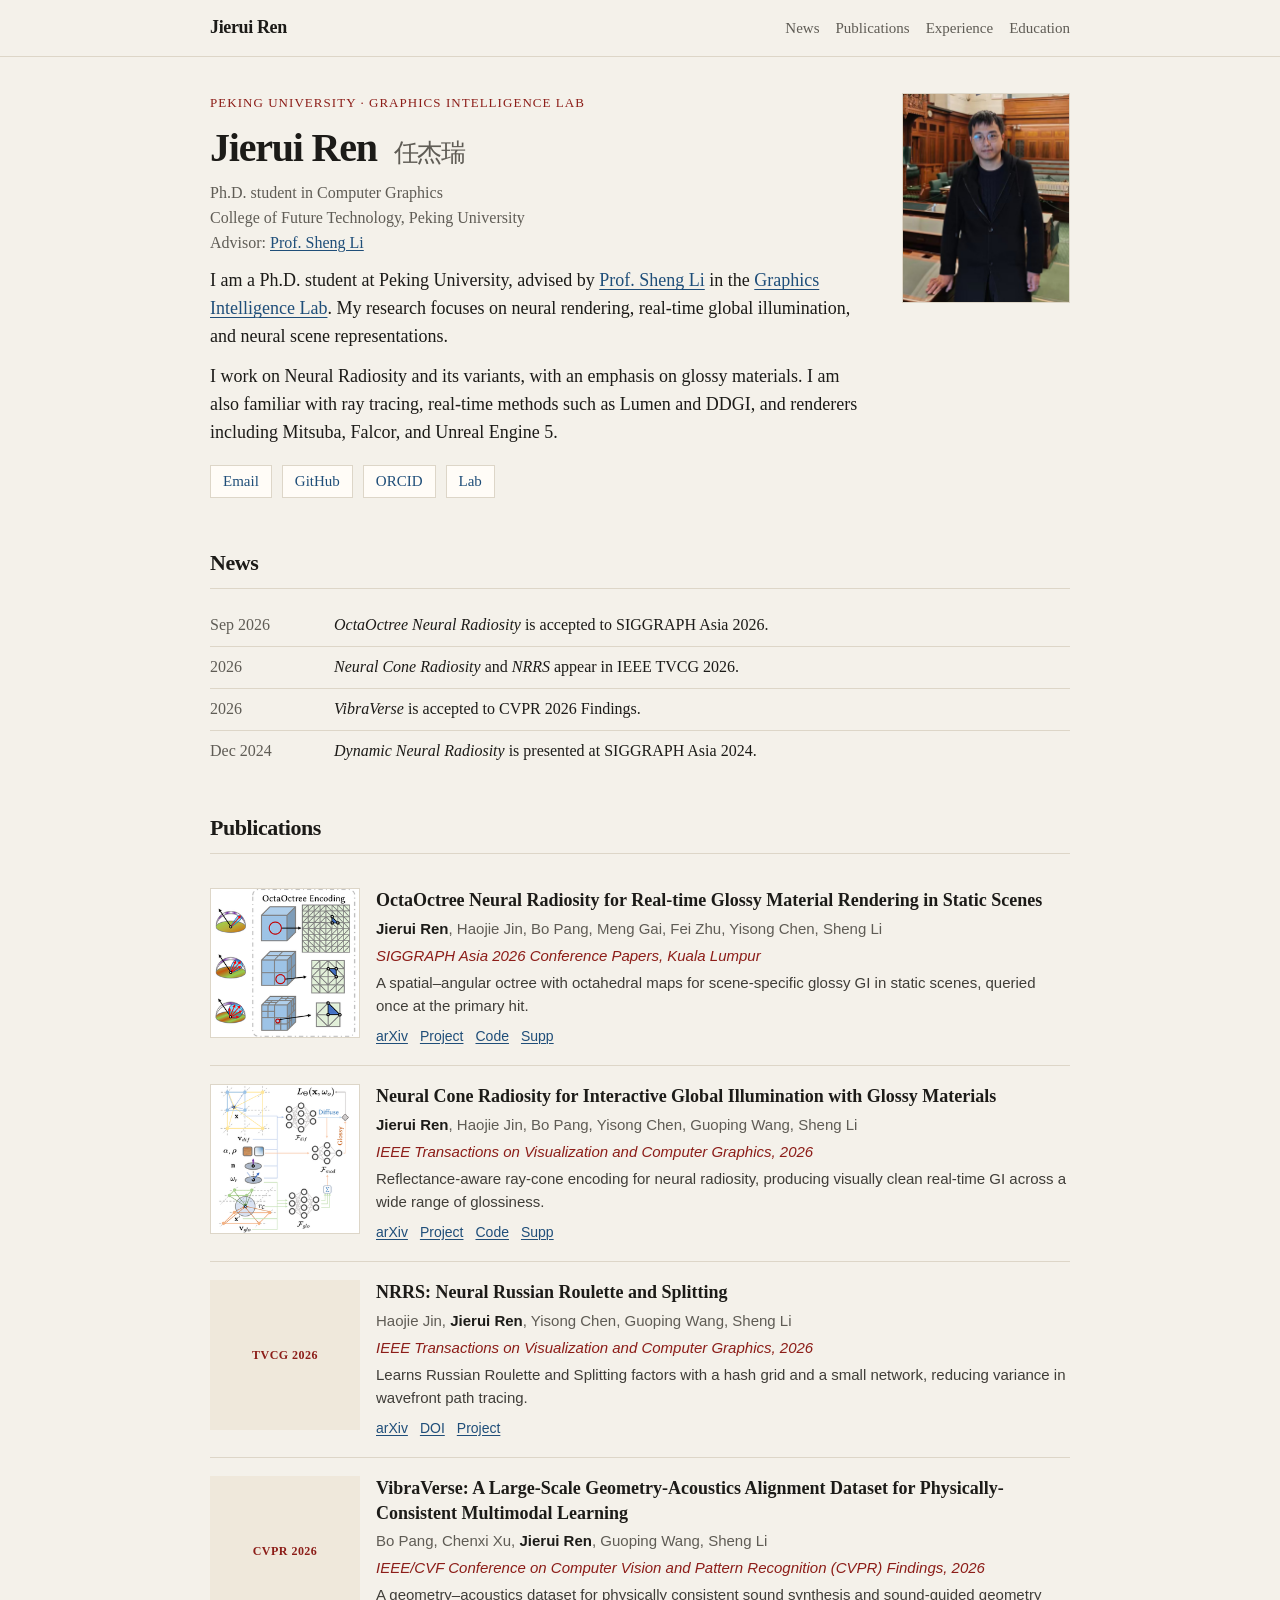
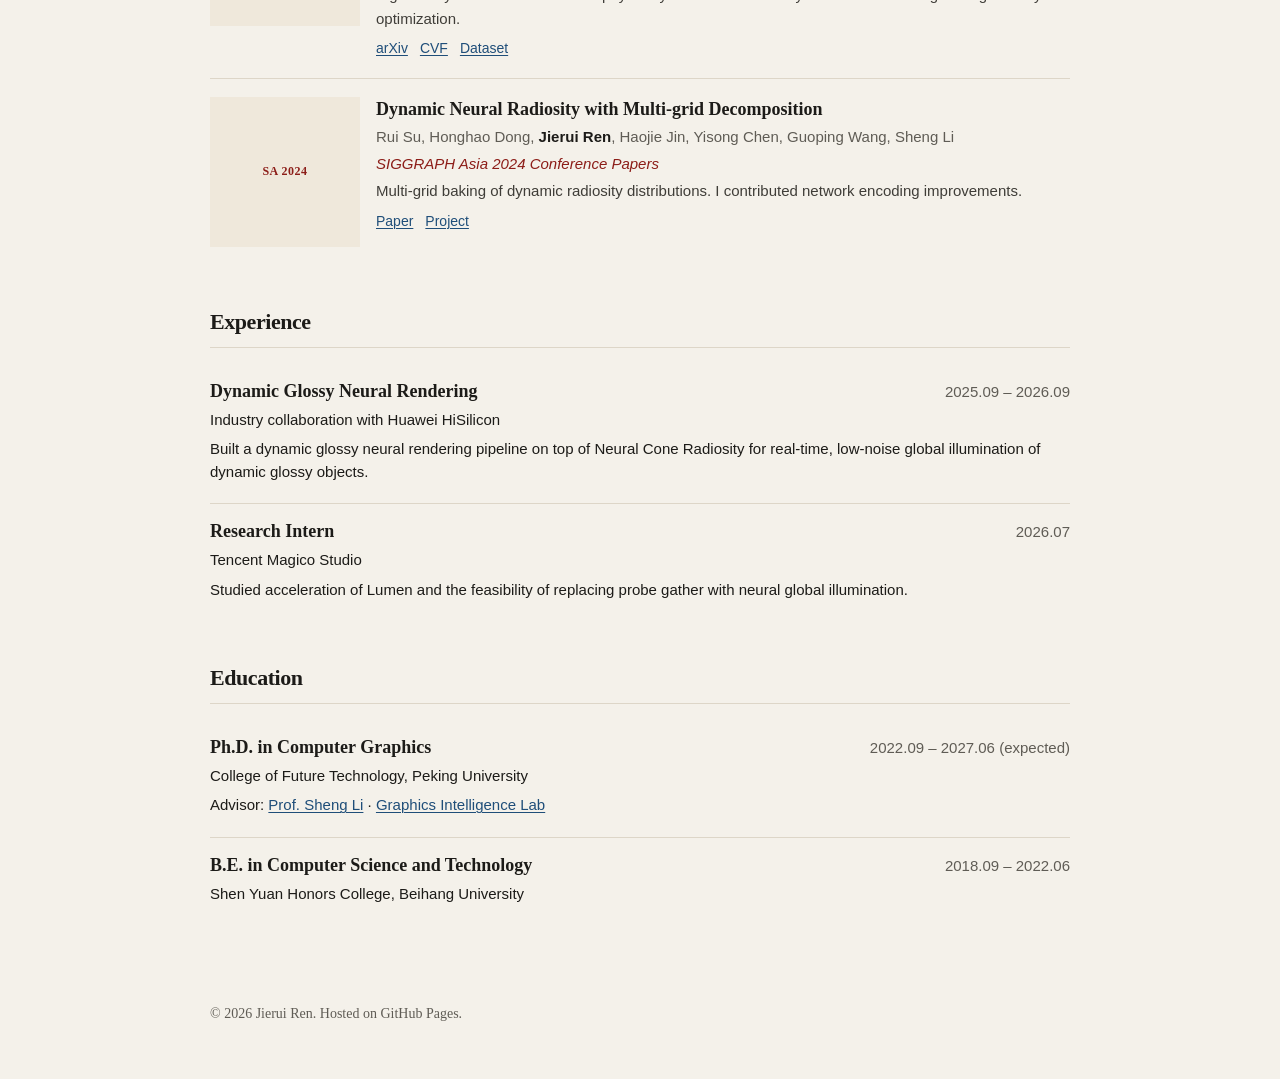
<file: index.html>
<!DOCTYPE html>
<html lang="en">
  <head>
    <meta charset="utf-8" />
    <meta name="viewport" content="width=device-width, initial-scale=1" />
    <title>Jierui Ren | Peking University</title>
    <meta
      name="description"
      content="Jierui Ren is a Ph.D. student at Peking University working on neural rendering and real-time global illumination."
    />
    <meta name="author" content="Jierui Ren" />
    <link rel="icon" href="assets/img/favicon.png" type="image/png" />
    <link rel="apple-touch-icon" href="assets/img/favicon.png" />
    <link rel="stylesheet" href="assets/css/style.css" />
  </head>
  <body>
    <header class="site-header">
      <div class="inner">
        <a class="brand" href="#top">Jierui Ren</a>
        <nav>
          <a href="#news">News</a>
          <a href="#publications">Publications</a>
          <a href="#experience">Experience</a>
          <a href="#education">Education</a>
        </nav>
      </div>
    </header>

    <main id="top">
      <section class="hero">
        <div class="hero-text">
          <p class="kicker">Peking University · Graphics Intelligence Lab</p>
          <h1>Jierui Ren <span class="cn-name">任杰瑞</span></h1>
          <p class="identity">
            Ph.D. student in Computer Graphics<br />
            College of Future Technology, Peking University<br />
            Advisor:
            <a href="https://www.graphics.pku.edu.cn/xztd/jgfaculty/lisheng/index.htm"
              >Prof. Sheng Li</a
            >
          </p>
          <p>
            I am a Ph.D. student at Peking University, advised by
            <a href="https://www.graphics.pku.edu.cn/xztd/jgfaculty/lisheng/index.htm"
              >Prof. Sheng Li</a
            >
            in the
            <a href="https://www.graphics.pku.edu.cn/">Graphics Intelligence Lab</a>.
            My research focuses on neural rendering, real-time global illumination,
            and neural scene representations.
          </p>
          <p>
            I work on Neural Radiosity and its variants, with an emphasis on glossy
            materials. I am also familiar with ray tracing, real-time methods such as
            Lumen and DDGI, and renderers including Mitsuba, Falcor, and Unreal Engine 5.
          </p>
          <div class="links">
            <a href="mailto:jerry@stu.pku.edu.cn">Email</a>
            <a href="https://github.com/jieruijerry">GitHub</a>
            <a href="https://orcid.org/0009-0000-3556-4402">ORCID</a>
            <a href="https://www.graphics.pku.edu.cn/">Lab</a>
            <!-- Add when the public profile is ready: <a href="">Google Scholar</a> -->
          </div>
        </div>
        <figure class="portrait">
          <img src="assets/img/renjierui.jpeg" alt="Portrait of Jierui Ren" />
        </figure>
      </section>

      <section id="news">
        <h2>News</h2>
        <ul class="news">
          <li>
            <time datetime="2026-09">Sep 2026</time>
            <span
              ><em>OctaOctree Neural Radiosity</em> is accepted to SIGGRAPH Asia
              2026.</span
            >
          </li>
          <li>
            <time datetime="2026">2026</time>
            <span
              ><em>Neural Cone Radiosity</em> and <em>NRRS</em> appear in IEEE
              TVCG 2026.</span
            >
          </li>
          <li>
            <time datetime="2026">2026</time>
            <span
              ><em>VibraVerse</em> is accepted to CVPR 2026 Findings.</span
            >
          </li>
          <li>
            <time datetime="2024-12">Dec 2024</time>
            <span
              ><em>Dynamic Neural Radiosity</em> is presented at SIGGRAPH Asia
              2024.</span
            >
          </li>
        </ul>
      </section>

      <section id="publications">
        <h2>Publications</h2>

        <article class="pub" id="octaoctree">
          <a href="octaoctree/"
            ><img
              class="pub-teaser"
              src="assets/img/papers/octaoctree.png"
              alt="OctaOctree encoding diagram"
          /></a>
          <div class="pub-body">
            <h3>
              <a href="octaoctree/">OctaOctree Neural Radiosity for Real-time Glossy Material Rendering in Static Scenes</a>
            </h3>
            <p class="authors">
              <span class="me">Jierui Ren</span>, Haojie Jin, Bo Pang, Meng Gai, Fei
              Zhu, Yisong Chen, Sheng Li
            </p>
            <p class="venue">
              SIGGRAPH Asia 2026 Conference Papers, Kuala Lumpur
            </p>
            <p class="highlight">
              A spatial–angular octree with octahedral maps for scene-specific glossy
              GI in static scenes, queried once at the primary hit.
            </p>
            <p class="pub-links">
              <a href="https://arxiv.org/abs/2606.08469">arXiv</a>
              <a href="octaoctree/">Project</a>
              <a href="https://github.com/jieruijerry/OctaOctree">Code</a>
              <a href="octaoctree/supplement.pdf">Supp</a>
            </p>
          </div>
        </article>

        <article class="pub" id="ncr">
          <a href="neural-cone/"
            ><img
              class="pub-teaser"
              src="assets/img/papers/ncr.png"
              alt="Neural Cone Radiosity network diagram"
          /></a>
          <div class="pub-body">
            <h3>
              <a href="neural-cone/"
                >Neural Cone Radiosity for Interactive Global Illumination with Glossy
                Materials</a
              >
            </h3>
            <p class="authors">
              <span class="me">Jierui Ren</span>, Haojie Jin, Bo Pang, Yisong Chen,
              Guoping Wang, Sheng Li
            </p>
            <p class="venue">
              IEEE Transactions on Visualization and Computer Graphics, 2026
            </p>
            <p class="highlight">
              Reflectance-aware ray-cone encoding for neural radiosity, producing
              visually clean real-time GI across a wide range of glossiness.
            </p>
            <p class="pub-links">
              <a href="https://arxiv.org/abs/2509.07522">arXiv</a>
              <a href="neural-cone/">Project</a>
              <a href="https://github.com/jieruijerry/neural-cone">Code</a>
              <a href="neural-cone/supplement.pdf">Supp</a>
            </p>
          </div>
        </article>

        <article class="pub" id="nrrs">
          <div class="pub-venue" aria-hidden="true">TVCG 2026</div>
          <div class="pub-body">
            <h3>
              <a href="https://banbao990.github.io/publications/NRRS/"
                >NRRS: Neural Russian Roulette and Splitting</a
              >
            </h3>
            <p class="authors">
              Haojie Jin, <span class="me">Jierui Ren</span>, Yisong Chen, Guoping
              Wang, Sheng Li
            </p>
            <p class="venue">
              IEEE Transactions on Visualization and Computer Graphics, 2026
            </p>
            <p class="highlight">
              Learns Russian Roulette and Splitting factors with a hash grid and a
              small network, reducing variance in wavefront path tracing.
            </p>
            <p class="pub-links">
              <a href="https://arxiv.org/abs/2510.07868">arXiv</a>
              <a href="https://doi.org/10.1109/TVCG.2026.3691565">DOI</a>
              <a href="https://banbao990.github.io/publications/NRRS/">Project</a>
              <!-- <a href="">Code</a> -->
            </p>
          </div>
        </article>

        <article class="pub" id="vibraverse">
          <div class="pub-venue" aria-hidden="true">CVPR 2026</div>
          <div class="pub-body">
            <h3>
              VibraVerse: A Large-Scale Geometry-Acoustics Alignment Dataset for
              Physically-Consistent Multimodal Learning
            </h3>
            <p class="authors">
              Bo Pang, Chenxi Xu, <span class="me">Jierui Ren</span>, Guoping Wang,
              Sheng Li
            </p>
            <p class="venue">
              IEEE/CVF Conference on Computer Vision and Pattern Recognition (CVPR)
              Findings, 2026
            </p>
            <p class="highlight">
              A geometry–acoustics dataset for physically consistent sound synthesis
              and sound-guided geometry optimization.
            </p>
            <p class="pub-links">
              <a href="https://arxiv.org/abs/2511.20422">arXiv</a>
              <a
                href="https://openaccess.thecvf.com/content/CVPR2026F/html/Pang_VibraVerse_A_Large-Scale_Geometry-Acoustics_Alignment_Dataset_for_Physically-Consistent_Multimodal_Learning_CVPRF_2026_paper.html"
                >CVF</a
              >
              <a href="https://huggingface.co/datasets/technetium66/VibraVerse"
                >Dataset</a
              >
              <!-- <a href="">Project</a> -->
            </p>
          </div>
        </article>

        <article class="pub" id="dnr">
          <div class="pub-venue" aria-hidden="true">SA 2024</div>
          <div class="pub-body">
            <h3>
              <a href="https://woaixuexisr.github.io/papers/dynamic-neural-radiosity/"
                >Dynamic Neural Radiosity with Multi-grid Decomposition</a
              >
            </h3>
            <p class="authors">
              Rui Su, Honghao Dong, <span class="me">Jierui Ren</span>, Haojie Jin,
              Yisong Chen, Guoping Wang, Sheng Li
            </p>
            <p class="venue">SIGGRAPH Asia 2024 Conference Papers</p>
            <p class="highlight">
              Multi-grid baking of dynamic radiosity distributions. I contributed
              network encoding improvements.
            </p>
            <p class="pub-links">
              <a href="https://doi.org/10.1145/3680528.3687685">Paper</a>
              <a href="https://woaixuexisr.github.io/papers/dynamic-neural-radiosity/">Project</a>
              <!-- <a href="">Video</a> -->
              <!-- <a href="">Code</a> -->
            </p>
          </div>
        </article>
      </section>

      <section id="experience">
        <h2>Experience</h2>
        <article class="item">
          <div class="item-head">
            <h3>Dynamic Glossy Neural Rendering</h3>
            <p class="when">2025.09 – 2026.09</p>
          </div>
          <p class="where">Industry collaboration with Huawei HiSilicon</p>
          <p>
            Built a dynamic glossy neural rendering pipeline on top of Neural Cone
            Radiosity for real-time, low-noise global illumination of dynamic glossy
            objects.
          </p>
        </article>
        <article class="item">
          <div class="item-head">
            <h3>Research Intern</h3>
            <p class="when">2026.07</p>
          </div>
          <p class="where">Tencent Magico Studio</p>
          <p>
            Studied acceleration of Lumen and the feasibility of replacing probe
            gather with neural global illumination.
          </p>
        </article>
      </section>

      <section id="education">
        <h2>Education</h2>
        <article class="item">
          <div class="item-head">
            <h3>Ph.D. in Computer Graphics</h3>
            <p class="when">2022.09 – 2027.06 (expected)</p>
          </div>
          <p class="where">College of Future Technology, Peking University</p>
          <p>
            Advisor:
            <a href="https://www.graphics.pku.edu.cn/xztd/jgfaculty/lisheng/index.htm"
              >Prof. Sheng Li</a
            >
            ·
            <a href="https://www.graphics.pku.edu.cn/">Graphics Intelligence Lab</a>
          </p>
        </article>
        <article class="item">
          <div class="item-head">
            <h3>B.E. in Computer Science and Technology</h3>
            <p class="when">2018.09 – 2022.06</p>
          </div>
          <p class="where">
            Shen Yuan Honors College, Beihang University
          </p>
        </article>
      </section>
    </main>

    <footer>
      <p>
        &copy; 2026 Jierui Ren.
        Hosted on GitHub Pages.
      </p>
    </footer>
  </body>
</html>
</file>
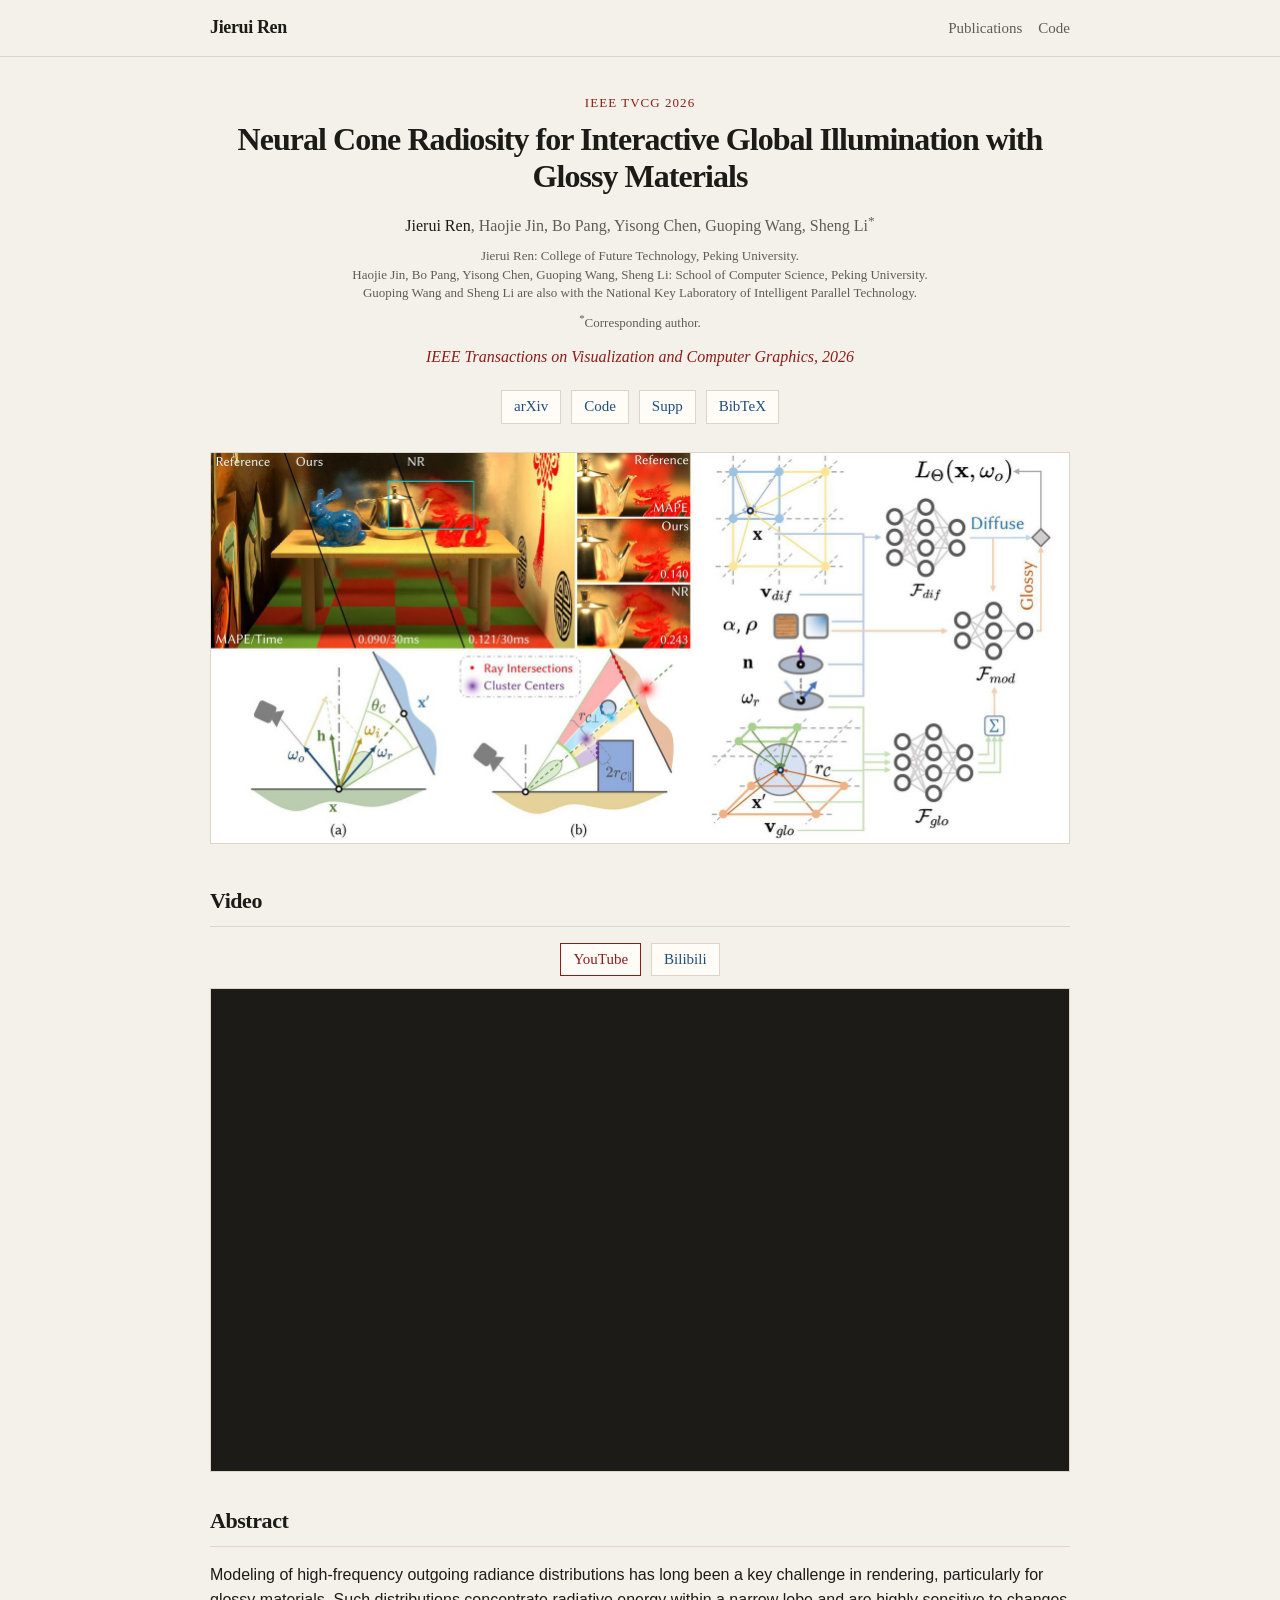
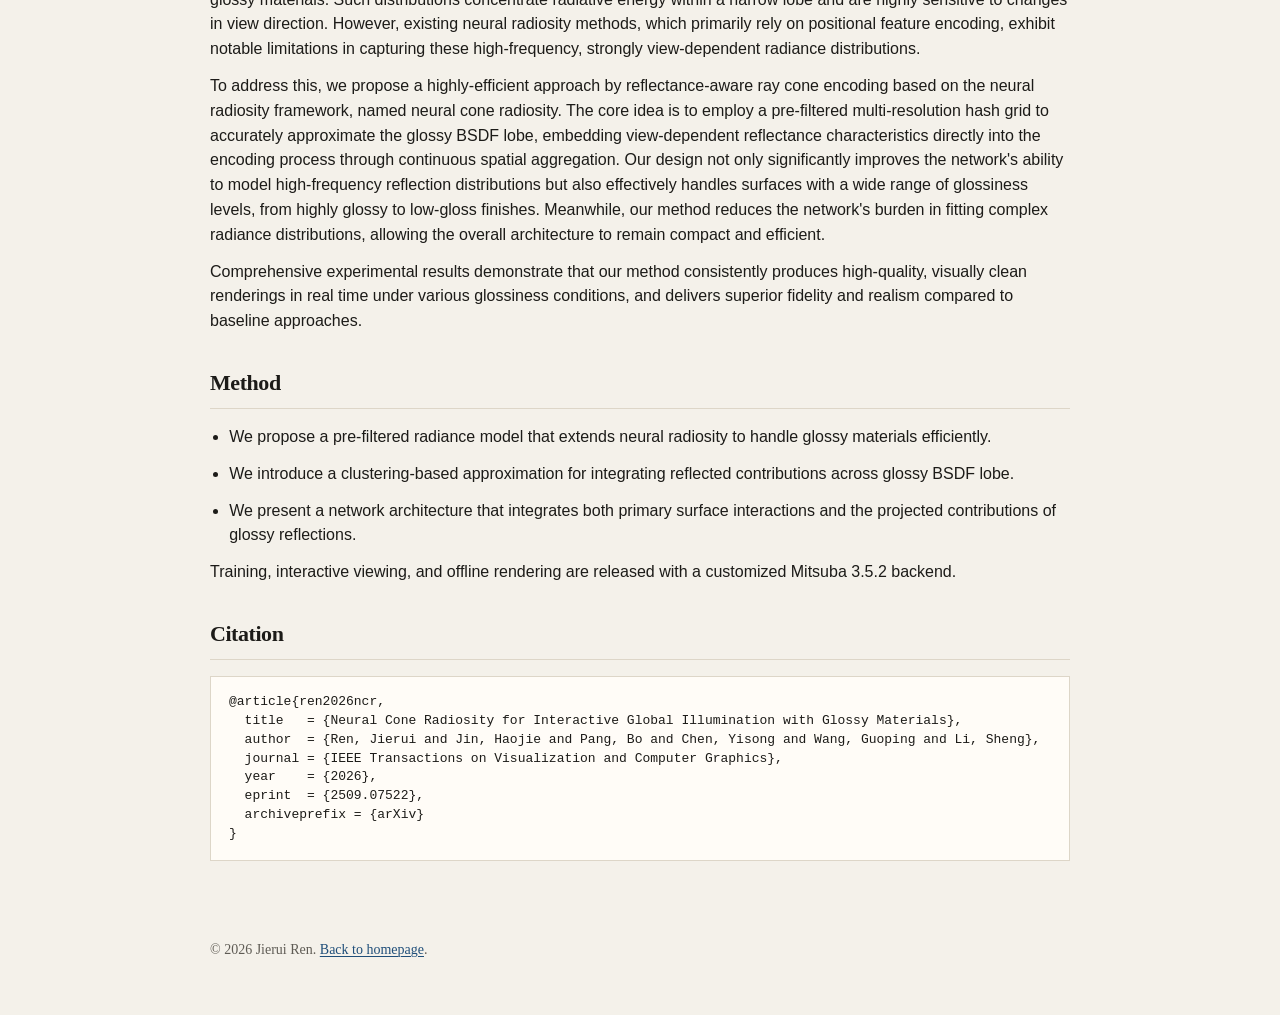
<file: neural-cone/index.html>
<!DOCTYPE html>
<html lang="en">
  <head>
    <meta charset="utf-8" />
    <meta name="viewport" content="width=device-width, initial-scale=1" />
    <title>Neural Cone Radiosity for Interactive Global Illumination with Glossy Materials | Jierui Ren</title>
    <meta
      name="description"
      content="Project page for Neural Cone Radiosity: interactive global illumination with glossy materials."
    />
    <link rel="icon" href="../assets/img/favicon.png" type="image/png" />
    <link rel="apple-touch-icon" href="../assets/img/favicon.png" />
    <link rel="stylesheet" href="../assets/css/style.css" />
  </head>
  <body>
    <header class="site-header">
      <div class="inner">
        <a class="brand" href="../">Jierui Ren</a>
        <nav>
          <a href="../#publications">Publications</a>
          <a href="https://github.com/jieruijerry/neural-cone">Code</a>
        </nav>
      </div>
    </header>

    <main class="paper-page">
      <section class="paper-hero">
        <p class="kicker">IEEE TVCG 2026</p>
        <h1>Neural Cone Radiosity for Interactive Global Illumination with Glossy Materials</h1>
        <p class="paper-authors">
          <a href="../">Jierui Ren</a>, Haojie Jin, Bo Pang, Yisong Chen, Guoping Wang,
          Sheng Li<sup>*</sup>
        </p>
        <p class="paper-affiliations">
          Jierui Ren: College of Future Technology, Peking University.<br />
          Haojie Jin, Bo Pang, Yisong Chen, Guoping Wang, Sheng Li: School of
          Computer Science, Peking University.<br />
          Guoping Wang and Sheng Li are also with the National Key Laboratory of
          Intelligent Parallel Technology.
        </p>
        <p class="paper-note"><sup>*</sup>Corresponding author.</p>
        <p class="paper-venue">
          IEEE Transactions on Visualization and Computer Graphics, 2026
        </p>
        <div class="links">
          <a href="https://arxiv.org/abs/2509.07522">arXiv</a>
          <a href="https://github.com/jieruijerry/neural-cone">Code</a>
          <a href="supplement.pdf">Supp</a>
          <a href="#citation">BibTeX</a>
        </div>
        <img
          class="paper-teaser"
          src="teaser.jpg"
          alt="Neural Cone Radiosity teaser: glossy comparisons and method overview"
        />
      </section>

      <section id="video">
        <h2>Video</h2>
        <div
          class="video-embed"
          data-youtube="https://www.youtube.com/watch?v=Fs4RYpEzcf8"
          data-bilibili="https://www.bilibili.com/video/BV1cmec6fEyA/"
        >
          <div class="video-switch">
            <button type="button" data-video-source="youtube">YouTube</button>
            <button type="button" data-video-source="bilibili">Bilibili</button>
          </div>
          <div class="video-frame"></div>
        </div>
      </section>

      <section>
        <h2>Abstract</h2>
        <div class="abstract">
          <p>
            Modeling of high-frequency outgoing radiance distributions has long been a
            key challenge in rendering, particularly for glossy materials. Such
            distributions concentrate radiative energy within a narrow lobe and are
            highly sensitive to changes in view direction. However, existing neural
            radiosity methods, which primarily rely on positional feature encoding,
            exhibit notable limitations in capturing these high-frequency, strongly
            view-dependent radiance distributions.
          </p>
          <p>
            To address this, we propose a highly-efficient approach by
            reflectance-aware ray cone encoding based on the neural radiosity
            framework, named neural cone radiosity. The core idea is to employ a
            pre-filtered multi-resolution hash grid to accurately approximate the
            glossy BSDF lobe, embedding view-dependent reflectance characteristics
            directly into the encoding process through continuous spatial aggregation.
            Our design not only significantly improves the network's ability to model
            high-frequency reflection distributions but also effectively handles
            surfaces with a wide range of glossiness levels, from highly glossy to
            low-gloss finishes. Meanwhile, our method reduces the network's burden in
            fitting complex radiance distributions, allowing the overall architecture
            to remain compact and efficient.
          </p>
          <p>
            Comprehensive experimental results demonstrate that our method consistently
            produces high-quality, visually clean renderings in real time under
            various glossiness conditions, and delivers superior fidelity and realism
            compared to baseline approaches.
          </p>
        </div>
      </section>

      <section>
        <h2>Method</h2>
        <div class="method">
          <ul>
            <li>
              We propose a pre-filtered radiance model that extends neural radiosity
              to handle glossy materials efficiently.
            </li>
            <li>
              We introduce a clustering-based approximation for integrating reflected
              contributions across glossy BSDF lobe.
            </li>
            <li>
              We present a network architecture that integrates both primary surface
              interactions and the projected contributions of glossy reflections.
            </li>
          </ul>
          <p>
            Training, interactive viewing, and offline rendering are released with a
            customized Mitsuba 3.5.2 backend.
          </p>
        </div>
      </section>

      <section id="citation">
        <h2>Citation</h2>
        <pre class="bibtex">@article{ren2026ncr,
  title   = {Neural Cone Radiosity for Interactive Global Illumination with Glossy Materials},
  author  = {Ren, Jierui and Jin, Haojie and Pang, Bo and Chen, Yisong and Wang, Guoping and Li, Sheng},
  journal = {IEEE Transactions on Visualization and Computer Graphics},
  year    = {2026},
  eprint  = {2509.07522},
  archiveprefix = {arXiv}
}</pre>
      </section>
    </main>

    <footer>
      <p>
        &copy; 2026 Jierui Ren.
        <a href="../">Back to homepage</a>.
      </p>
    </footer>
    <script src="../assets/js/video-switch.js"></script>
  </body>
</html>
</file>
<file: assets/css/style.css>
:root {
  --bg: #f4f1ea;
  --paper: #fffcf7;
  --ink: #1c1b18;
  --muted: #5f5c55;
  --line: #ddd6c8;
  --accent: #8c1d18;
  --link: #1f4e79;
  --chip: #efe8db;
}

* {
  box-sizing: border-box;
}

img {
  max-width: 100%;
  height: auto;
}

html {
  scroll-behavior: smooth;
  scroll-padding-top: 56px;
}

body {
  margin: 0;
  color: var(--ink);
  background: var(--bg);
  font-family: "Iowan Old Style", Palatino, "Palatino Linotype", "Times New Roman", serif;
  font-size: 18px;
  line-height: 1.55;
}

a {
  color: var(--link);
  text-decoration-thickness: 1px;
  text-underline-offset: 0.15em;
}

a:hover {
  color: var(--accent);
}

.site-header {
  position: sticky;
  top: 0;
  z-index: 10;
  background: var(--bg);
  border-bottom: 1px solid var(--line);
}

.site-header .inner,
main,
footer {
  width: min(860px, calc(100% - 40px));
  margin: 0 auto;
}

.site-header .inner {
  display: flex;
  align-items: baseline;
  justify-content: space-between;
  gap: 24px;
  padding: 14px 0;
}

.brand {
  color: var(--ink);
  font-weight: 700;
  letter-spacing: -0.02em;
  text-decoration: none;
}

.site-header nav {
  display: flex;
  flex-wrap: wrap;
  gap: 16px;
  font-size: 15px;
}

.site-header nav a {
  color: var(--muted);
  text-decoration: none;
}

.site-header nav a:hover {
  color: var(--accent);
}

main {
  padding: 36px 0 64px;
}

.hero {
  display: grid;
  grid-template-columns: 1fr 168px;
  gap: 36px;
  align-items: start;
  padding-bottom: 8px;
}

.kicker {
  margin: 0 0 8px;
  color: var(--accent);
  font-size: 13px;
  letter-spacing: 0.08em;
  text-transform: uppercase;
}

h1 {
  margin: 0 0 10px;
  font-size: 40px;
  line-height: 1.15;
  letter-spacing: -0.03em;
}

.cn-name {
  margin-left: 8px;
  color: var(--muted);
  font-size: 0.62em;
  font-weight: 500;
}

.identity {
  margin: 0 0 18px;
  color: var(--muted);
  font-size: 16px;
}

.hero p {
  margin: 0 0 12px;
}

.links {
  display: flex;
  flex-wrap: wrap;
  gap: 10px;
  margin-top: 18px;
}

.links a {
  display: inline-block;
  padding: 4px 12px;
  border: 1px solid var(--line);
  background: var(--paper);
  color: var(--link);
  font-size: 15px;
  text-decoration: none;
}

.links a:hover {
  border-color: var(--accent);
  color: var(--accent);
}

.links a:not([href]) {
  color: var(--muted);
  cursor: default;
}

.links a:not([href]):hover {
  border-color: var(--line);
  color: var(--muted);
}

.portrait {
  margin: 0;
}

.portrait img {
  display: block;
  width: 168px;
  height: 210px;
  object-fit: cover;
  background: var(--paper);
  border: 1px solid var(--line);
}

.pub > a {
  line-height: 0;
  text-decoration: none;
}

.pub-teaser {
  display: block;
  width: 150px;
  height: 150px;
  object-fit: contain;
  background: var(--paper);
  border: 1px solid var(--line);
}

h2 {
  margin: 40px 0 16px;
  padding-bottom: 8px;
  border-bottom: 1px solid var(--line);
  font-size: 22px;
  letter-spacing: -0.02em;
}

.news {
  margin: 0;
  padding: 0;
  list-style: none;
}

.news li {
  display: grid;
  grid-template-columns: 108px 1fr;
  gap: 16px;
  padding: 8px 0;
  border-bottom: 1px solid var(--line);
  font-size: 16px;
}

.news li:last-child {
  border-bottom: none;
}

.news time {
  color: var(--muted);
  font-variant-numeric: tabular-nums;
}

.pub {
  display: grid;
  grid-template-columns: 150px 1fr;
  gap: 16px;
  padding: 18px 0;
  border-bottom: 1px solid var(--line);
}

.pub:last-child {
  border-bottom: none;
}

.pub-venue {
  display: flex;
  align-items: center;
  justify-content: center;
  width: 150px;
  height: 150px;
  padding: 8px 6px;
  background: var(--chip);
  color: var(--accent);
  font-size: 12px;
  font-weight: 700;
  letter-spacing: 0.04em;
  text-align: center;
  text-transform: uppercase;
}

.pub-body h3 {
  margin: 0 0 4px;
  font-size: 18px;
  line-height: 1.35;
}

.pub-body h3 a {
  color: inherit;
  text-decoration: none;
}

.pub-body h3 a:hover {
  color: var(--accent);
}

.authors,
.venue,
.highlight,
.where {
  margin: 0 0 4px;
  font-size: 15px;
}

.authors,
.venue,
.highlight,
.where,
.item p {
  font-family: -apple-system, BlinkMacSystemFont, "Segoe UI", "PingFang SC", sans-serif;
}

.authors {
  color: var(--muted);
}

.me {
  color: var(--ink);
  font-weight: 700;
}

.venue {
  color: var(--accent);
  font-style: italic;
}

.highlight {
  color: #3f3d38;
}

.pub-links {
  display: flex;
  flex-wrap: wrap;
  gap: 12px;
  margin: 8px 0 0;
  font-family: -apple-system, BlinkMacSystemFont, "Segoe UI", sans-serif;
  font-size: 14px;
}

.pub-links a:not([href]) {
  color: var(--muted);
  text-decoration: none;
  cursor: default;
}

.item {
  padding: 14px 0;
  border-bottom: 1px solid var(--line);
}

.item:last-child {
  border-bottom: none;
}

.item-head {
  display: flex;
  align-items: baseline;
  justify-content: space-between;
  gap: 16px;
}

.item h3 {
  margin: 0 0 2px;
  font-size: 18px;
}

.when {
  margin: 0;
  color: var(--muted);
  font-size: 14px;
  line-height: 1.4;
  font-variant-numeric: tabular-nums;
  white-space: nowrap;
}

.item p {
  margin: 0 0 6px;
  font-size: 15px;
}

footer {
  padding: 0 0 40px;
  color: var(--muted);
  font-size: 14px;
}

.paper-hero {
  text-align: center;
  padding-bottom: 8px;
  overflow: hidden;
}

.paper-hero h1 {
  max-width: 100%;
  margin: 0 auto 16px;
  font-size: 32px;
}

.paper-authors {
  margin: 0 0 8px;
  color: var(--muted);
  font-size: 16px;
}

.paper-affiliations,
.paper-note {
  margin: 0 0 8px;
  color: var(--muted);
  font-size: 13px;
  line-height: 1.45;
}

.paper-note {
  margin-bottom: 12px;
}

.paper-authors a {
  color: var(--ink);
  text-decoration: none;
}

.paper-authors a:hover {
  color: var(--accent);
}

.paper-venue {
  margin: 0 0 20px;
  color: var(--accent);
  font-style: italic;
  font-size: 16px;
}

.paper-hero .links {
  justify-content: center;
}

.paper-teaser {
  display: block;
  width: 100%;
  max-width: 100%;
  height: auto;
  margin: 28px 0 0;
  box-sizing: border-box;
  object-fit: contain;
  background: var(--paper);
  border: 1px solid var(--line);
}

.paper-page h2 {
  margin-top: 32px;
}

.video-switch {
  display: flex;
  flex-wrap: wrap;
  justify-content: center;
  gap: 10px;
  margin: 0 0 12px;
}

.video-switch button {
  padding: 4px 12px;
  border: 1px solid var(--line);
  background: var(--paper);
  color: var(--link);
  font: inherit;
  font-size: 15px;
  cursor: pointer;
}

.video-switch button.is-active,
.video-switch button:hover {
  border-color: var(--accent);
  color: var(--accent);
}

.video-frame {
  display: flex;
  align-items: center;
  justify-content: center;
  width: 100%;
  max-width: 100%;
  aspect-ratio: 16 / 9;
  overflow: hidden;
  background: #1c1b18;
  border: 1px solid var(--line);
}

.video-frame iframe {
  display: block;
  width: 100%;
  height: 100%;
  border: 0;
}

.video-empty {
  margin: 0;
  padding: 16px;
  color: #efe8db;
  font-family: -apple-system, BlinkMacSystemFont, "Segoe UI", sans-serif;
  font-size: 15px;
  text-align: center;
}

.paper-local-video {
  display: block;
  width: 100%;
  max-width: 100%;
  height: auto;
  background: #1c1b18;
  border: 1px solid var(--line);
}

.paper-page .abstract,
.paper-page .method {
  font-family: -apple-system, BlinkMacSystemFont, "Segoe UI", "PingFang SC", sans-serif;
  font-size: 16px;
}

.paper-page .abstract p,
.paper-page .method p,
.paper-page .method li {
  margin: 0 0 12px;
}

.paper-page .method ul {
  margin: 0 0 12px;
  padding-left: 1.2em;
}

.bibtex {
  margin: 0;
  padding: 16px 18px;
  overflow-x: auto;
  background: var(--paper);
  border: 1px solid var(--line);
  color: var(--ink);
  font-size: 13px;
  line-height: 1.45;
  white-space: pre;
}

@media (max-width: 700px) {
  body {
    font-size: 17px;
  }

  .site-header .inner,
  main,
  footer {
    width: calc(100% - 28px);
  }

  .site-header nav {
    display: none;
  }

  .hero,
  .news li,
  .pub {
    grid-template-columns: 1fr;
  }

  .item-head {
    flex-direction: column;
    gap: 2px;
  }

  .hero {
    gap: 20px;
  }

  h1 {
    font-size: 32px;
  }

  .paper-hero h1 {
    font-size: 26px;
  }

  .portrait img {
    width: 132px;
    height: 165px;
  }

  .pub-venue,
  .pub-teaser {
    width: 150px;
    height: 150px;
  }
}
</file>
